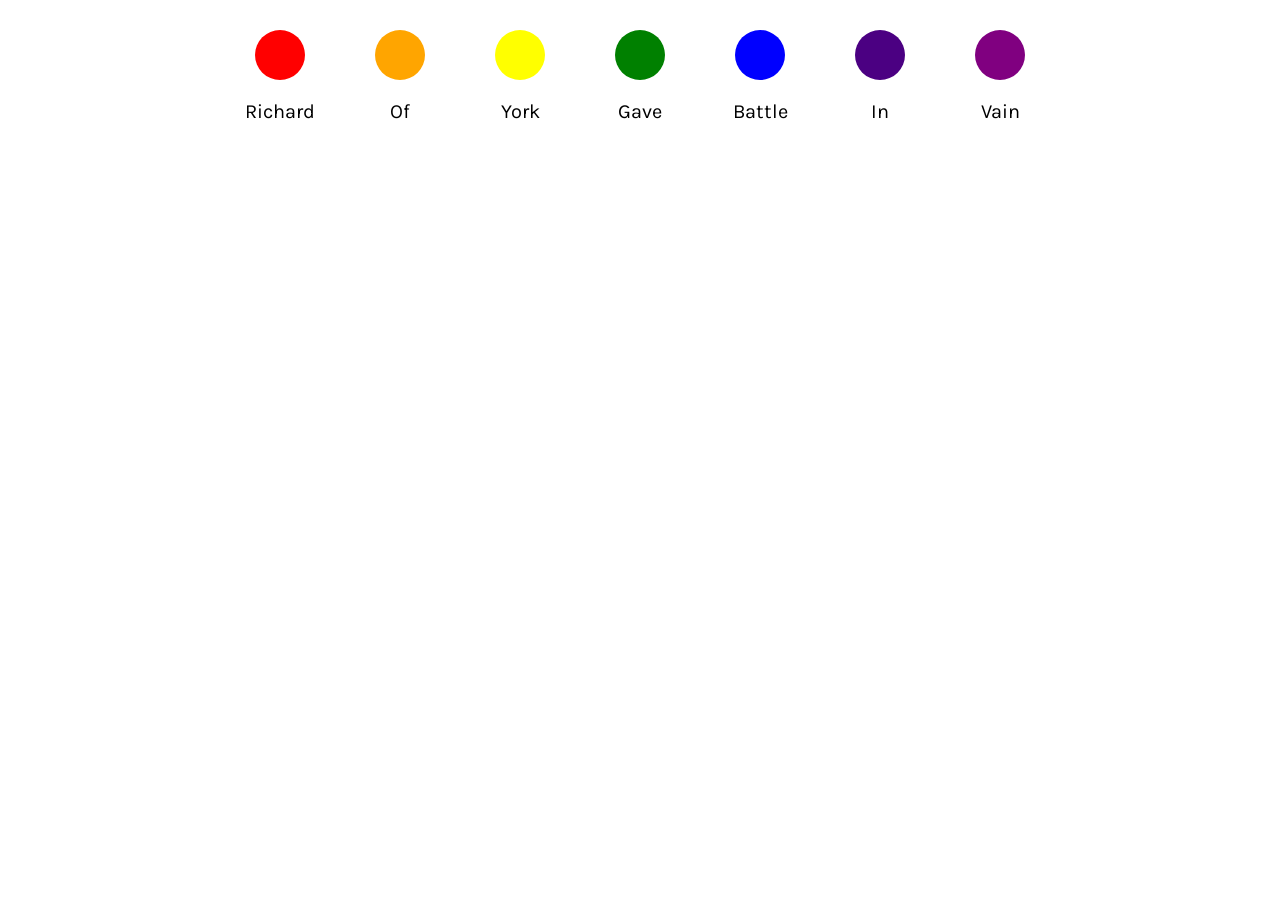
<file: All/hw13/index.html>
<!DOCTYPE html>
<html lang="ru">
    <head>
        <meta charset="UTF-8">
        <title>Домашняя работа</title>
        <link rel="preconnect" href="https://fonts.googleapis.com">
        <link rel="preconnect" href="https://fonts.gstatic.com" crossorigin>
        <link href="https://fonts.googleapis.com/css2?family=Karla:ital,wght@1,700&family=Roboto:wght@400;700&display=swap" rel="stylesheet">
        <link rel="stylesheet" href="css.css">
    </head>
    <body>
        <script src="index.js"></script>
    </body>
</html>
</file>
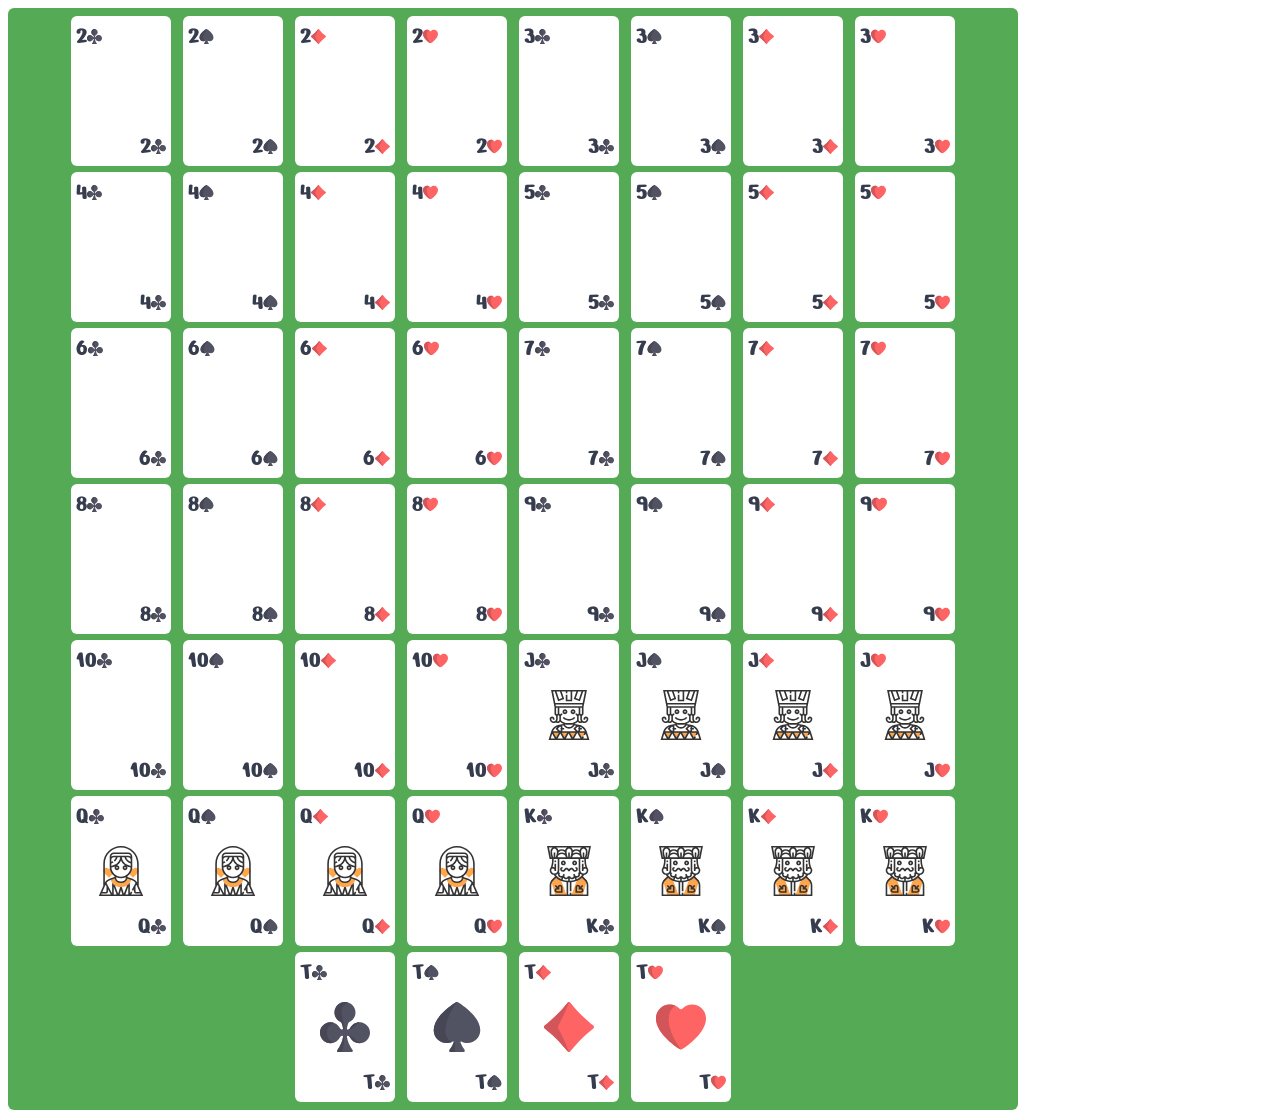
<file: All/hw21/index.html>
<!DOCTYPE html>
<html lang="ru">
    <head>
        <meta charset="UTF-8">
        <link rel="stylesheet" href="css.css">
    <link rel="preconnect" href="https://fonts.googleapis.com">
    <link rel="preconnect" href="https://fonts.gstatic.com" crossorigin>
    <link href="https://fonts.googleapis.com/css2?family=Nerko+One&display=swap" rel="stylesheet">
        <title>Домашняя работа</title>
    </head>
    <body>
        <script src="index.js"></script>
    </body>
</html>
</file>
<file: All/hw13/css.css>
.wrapp {
    display: flex;
    justify-content: center;
    font-family: 'Karla', sans-serif;
    font-size: 20px;
    margin-top: 30px;
    gap: 20px;

}
.box {
    display: flex;
    flex-direction: column;
    align-items: center;
    width: 100px;
    height: 100px;
}

.circle {
    border-radius: 50%;
    height: 50px;
    width: 50px;
}

.text {
    margin-top: 20px;
}
</file>
<file: All/hw21/css.css>
html, body {
    font-family: "Nerko One", cursive;
    color: #353c4d;
    font-size: 25px; }
    html svg, html img, body svg, body img {
    height: 15px; 
}

.wrapper {
    width: 1000px;
    display: flex;
    flex-wrap: wrap;
    align-items: flex-start;
    justify-content: center;
    background: #55aa55;
    border-radius: 6px;
    padding: 5px; 
}

.cards {
    width: 100px;
    height: 150px;
    border-radius: 6px;
    background: white;
    padding: 5px;
    box-sizing: border-box;
    display: flex;
    flex-direction: column;
    justify-content: space-between;
    margin: 3px 6px;
}
.cardperson .person {
    height: 50px; 
}
.card-inf {
    display: flex;
    align-items: center; 
}
.card-inf:last-of-type {
    justify-content: flex-end; 
}
</file>
